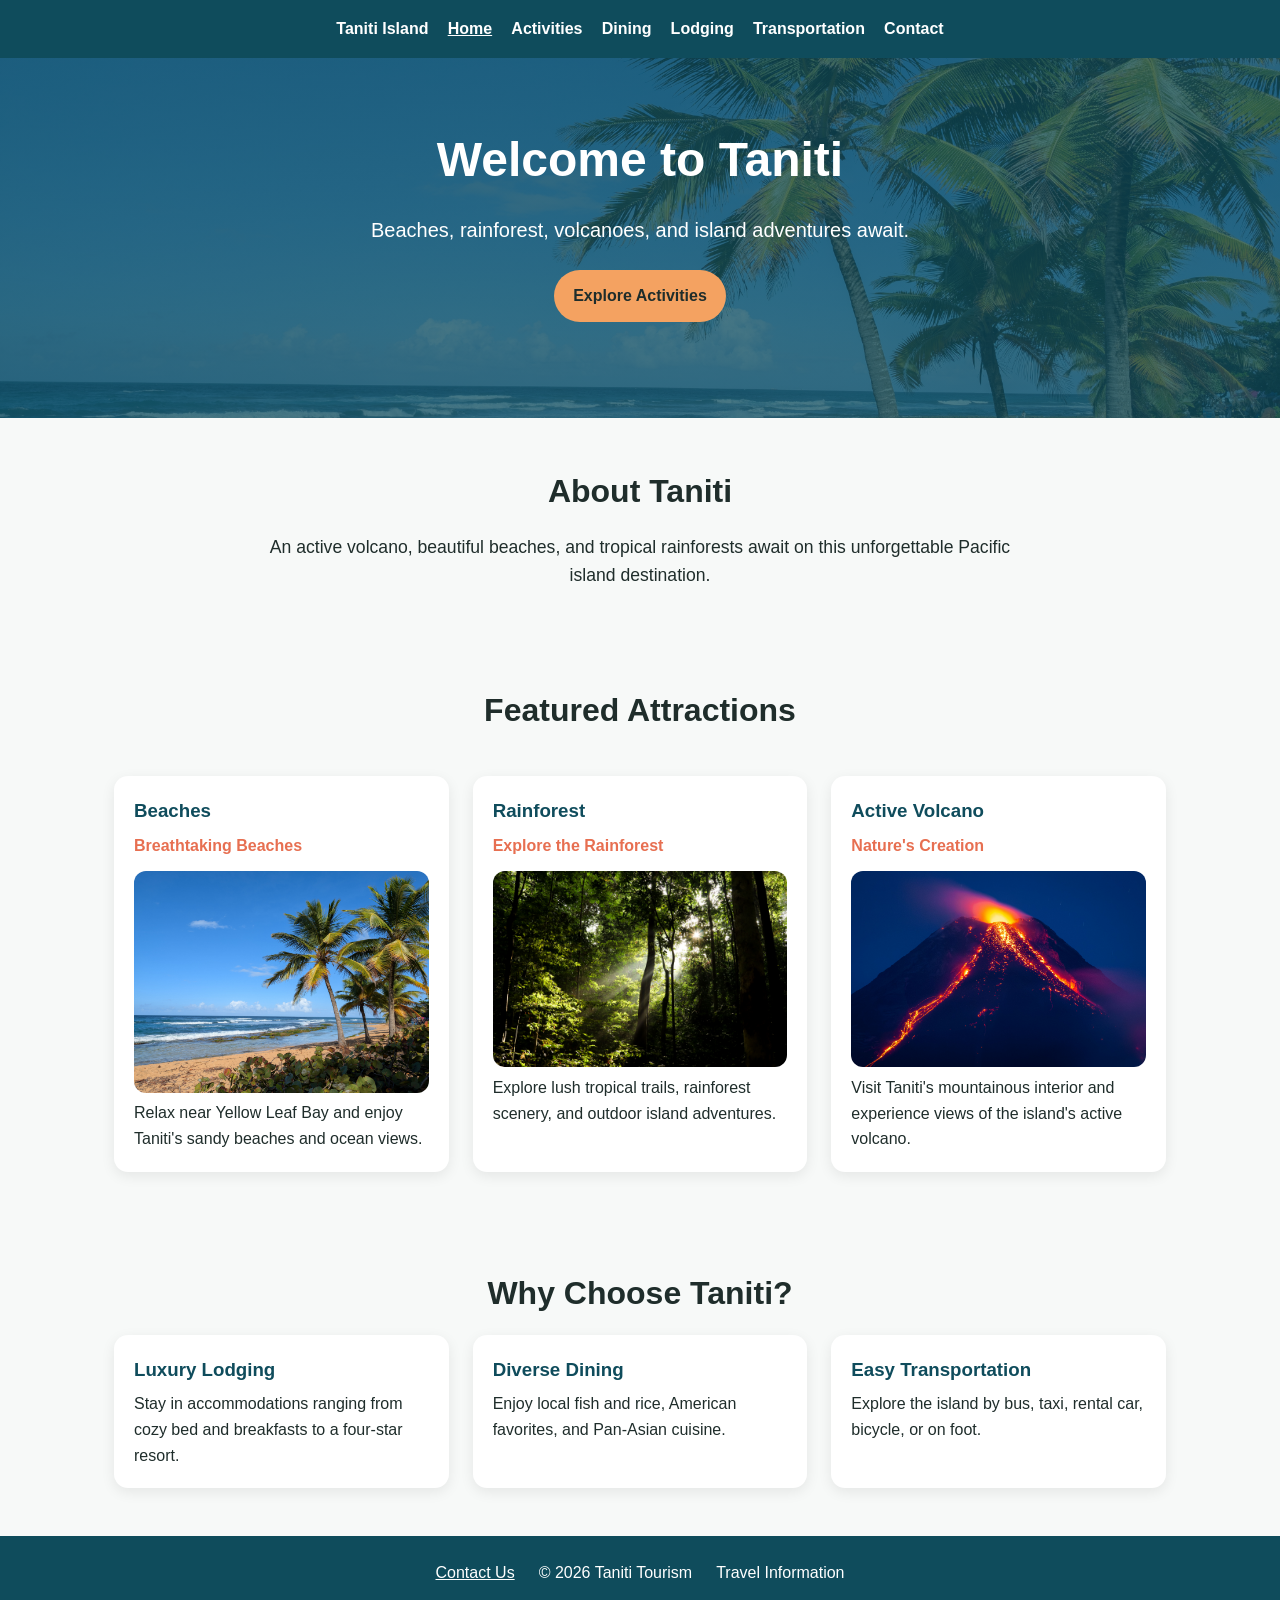
<file: index.html>
<!DOCTYPE html>
<html lang="en">
<head>
    <meta charset="UTF-8">
    <meta name="viewport" content="width=device-width, initial-scale=1.0">
    <link rel="stylesheet" href="style.css">
    <title>Home | Taniti Island</title>
</head>
<body>
    <header>
        <nav class="home-nav" aria-label="Main Navigation">
            <ul>
                <li><a href="index.html">Taniti Island</a></li>
                <li><a href="index.html" aria-current="page">Home</a></li>
                <li><a href="activities.html">Activities</a></li>
                <li><a href="dining.html">Dining</a></li>
                <li><a href="lodging.html">Lodging</a></li>
                <li><a href="transportation.html">Transportation</a></li>
                <li><a href="contact.html">Contact</a></li>
            </ul>
        </nav>
    </header>

    <main>
        <section class="hero">
            <div class="hero-container">
                <h1 class="hero-title">Welcome to Taniti</h1>
                <p class="hero-subtitle">Beaches, rainforest, volcanoes, and island adventures await.</p>
                <div class="hero-actions">
                    <a href="activities.html" class="button">Explore Activities</a>
                </div>
            </div>
        </section>

        <section class="about">
            <h2 class="about-title">About Taniti</h2>
            <p class="about-subtitle">
                An active volcano, beautiful beaches, and tropical rainforests await on this 
                unforgettable Pacific island destination. 
            </p>
        </section>

        <section class="attractions">
            <h2 class="section-title">Featured Attractions</h2>

            <div class="attraction-card">
                <h3>Beaches</h3>
                <h4>Breathtaking Beaches</h4>
                <a href="activities.html">
                    <img src="images/beaches.jpg" alt="Sandy beach in Taniti" width="500">
                </a>
                <p>Relax near Yellow Leaf Bay and enjoy Taniti's sandy beaches and ocean views.</p>
            </div>

            <div class="attraction-card">
                <h3>Rainforest</h3>
                <h4>Explore the Rainforest</h4>
                <a href="activities.html">
                    <img src="images/rainforest.jpg" alt="Tropical rainforest in Taniti" width="500">
                </a>
                <p>Explore lush tropical trails, rainforest scenery, and outdoor island adventures.</p>
            </div>

            <div class="attraction-card">
                <h3>Active Volcano</h3>
                <h4>Nature's Creation</h4>
                <a href="activities.html">
                    <img src="images/volcano.jpg" alt="Active volcano in Taniti" width="500">
                </a>
                <p>Visit Taniti's mountainous interior and experience views of the island's active volcano.</p>
            </div>
        </section>

        <section class="biggest-amenities">
            <h2 class="biggest-amenities-title">Why Choose Taniti?</h2>

            <div class="amenities-container">

                <div class="amenity-card">
                    <h3>Luxury Lodging</h3>
                    <p>
                        Stay in accommodations ranging from cozy bed and breakfasts
                        to a four-star resort.
                    </p>
                </div>

                <div class="amenity-card">
                    <h3>Diverse Dining</h3>
                    <p>
                        Enjoy local fish and rice, American favorites,
                        and Pan-Asian cuisine.
                    </p>
                </div>

                <div class="amenity-card">
                    <h3>Easy Transportation</h3>
                    <p>
                        Explore the island by bus, taxi, rental car,
                        bicycle, or on foot.
                    </p>
                </div>

            </div>
        </section>
    </main>

    <footer>
        <ul>
            <li><a href="contact.html">Contact Us</a></li>
            <li>© 2026 Taniti Tourism</li>
            <li>Travel Information</li>

        </ul>
    </footer>
</body>
</html>
</file>
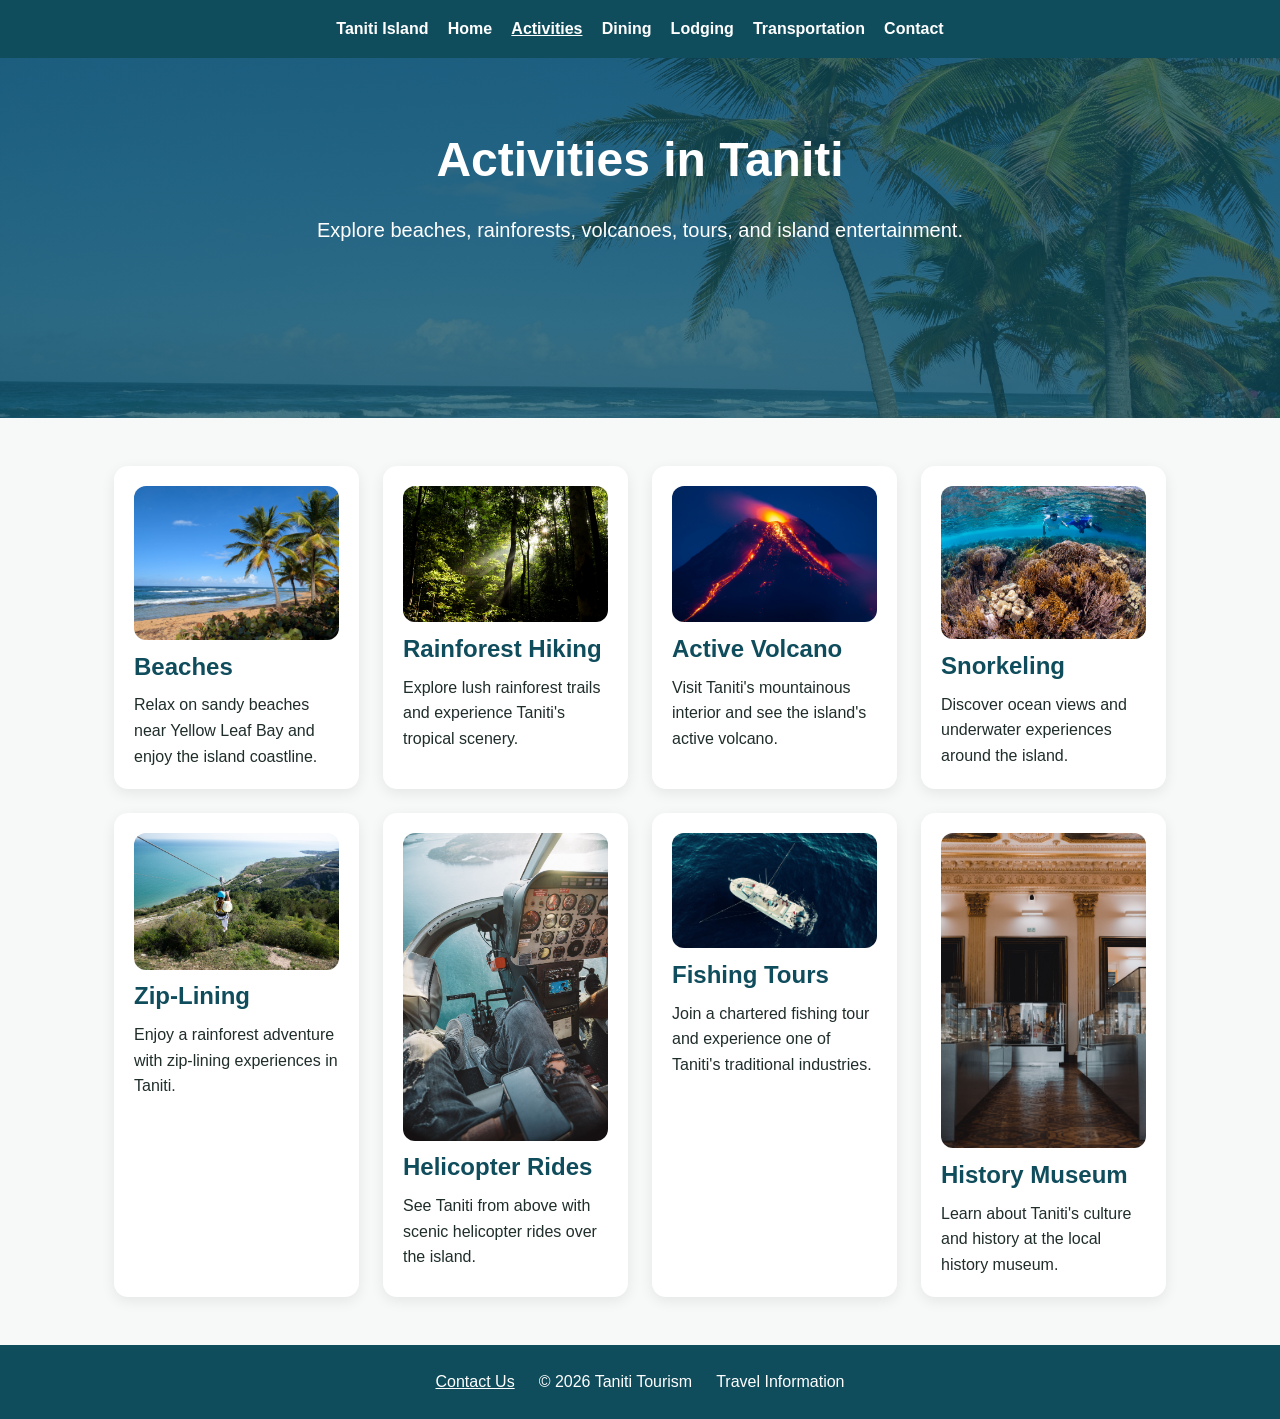
<file: activities.html>
<!DOCTYPE html>
<html lang="en">
<head>
    <meta charset="UTF-8">
    <meta name="viewport" content="width=device-width, initial-scale=1.0">
    <link rel="stylesheet" href="style.css">
    <title>Activities | Taniti Island</title>
</head>
<body>
    <header>
        <nav class="home-nav" aria-label="Main Navigation">
            <ul>
                <li><a href="index.html">Taniti Island</a></li>
                <li><a href="index.html">Home</a></li>
                <li><a href="activities.html" aria-current="page">Activities</a></li>
                <li><a href="dining.html">Dining</a></li>
                <li><a href="lodging.html">Lodging</a></li>
                <li><a href="transportation.html">Transportation</a></li>
                <li><a href="contact.html">Contact</a></li>
            </ul>
        </nav>
    </header>

    <main>
        <section class="page-hero">
            <h1>Activities in Taniti</h1>
            <p>Explore beaches, rainforests, volcanoes, tours, and island entertainment.</p>
        </section>

        <section class="activity-grid">
            <article class="activity-card">
                <img src="images/beaches.jpg" alt="Taniti beach" width="300">
                <h2>Beaches</h2>
                <p>Relax on sandy beaches near Yellow Leaf Bay and enjoy the island coastline.</p>
            </article>

            <article class="activity-card">
                <img src="images/rainforest.jpg" alt="Taniti rainforest" width="300">
                <h2>Rainforest Hiking</h2>
                <p>Explore lush rainforest trails and experience Taniti's tropical scenery.</p>
            </article>

            <article class="activity-card">
                <img src="images/volcano.jpg" alt="Taniti active volcano" width="300">
                <h2>Active Volcano</h2>
                <p>Visit Taniti's mountainous interior and see the island's active volcano.</p>
            </article>

            <article class="activity-card">
                <img src="images/snorkeling.jpg" alt="Snorkeling in Taniti" width="300">
                <h2>Snorkeling</h2>
                <p>Discover ocean views and underwater experiences around the island.</p>
            </article>

            <article class="activity-card">
                <img src="images/zipline.jpg" alt="Zip-lining in Taniti" width="300">
                <h2>Zip-Lining</h2>
                <p>Enjoy a rainforest adventure with zip-lining experiences in Taniti.</p>
            </article>

            <article class="activity-card">
                <img src="images/helicopter.jpg" alt="Helicopter tour in Taniti" width="300">
                <h2>Helicopter Rides</h2>
                <p>See Taniti from above with scenic helicopter rides over the island.</p>
            </article>

            <article class="activity-card">
                <img src="images/fishing.jpg" alt="Fishing tour in Taniti" width="300">
                <h2>Fishing Tours</h2>
                <p>Join a chartered fishing tour and experience one of Taniti's traditional industries.</p>
            </article>

            <article class="activity-card">
                <img src="images/museum.jpg" alt="Local history museum in Taniti" width="300">
                <h2>History Museum</h2>
                <p>Learn about Taniti's culture and history at the local history museum.</p>
            </article>
        </section>
    </main>

    <footer>
        <ul>
            <li><a href="contact.html">Contact Us</a></li>
            <li>© 2026 Taniti Tourism</li>
            <li>Travel Information</li>
        </ul>
    </footer>
</body>
</html>
</file>
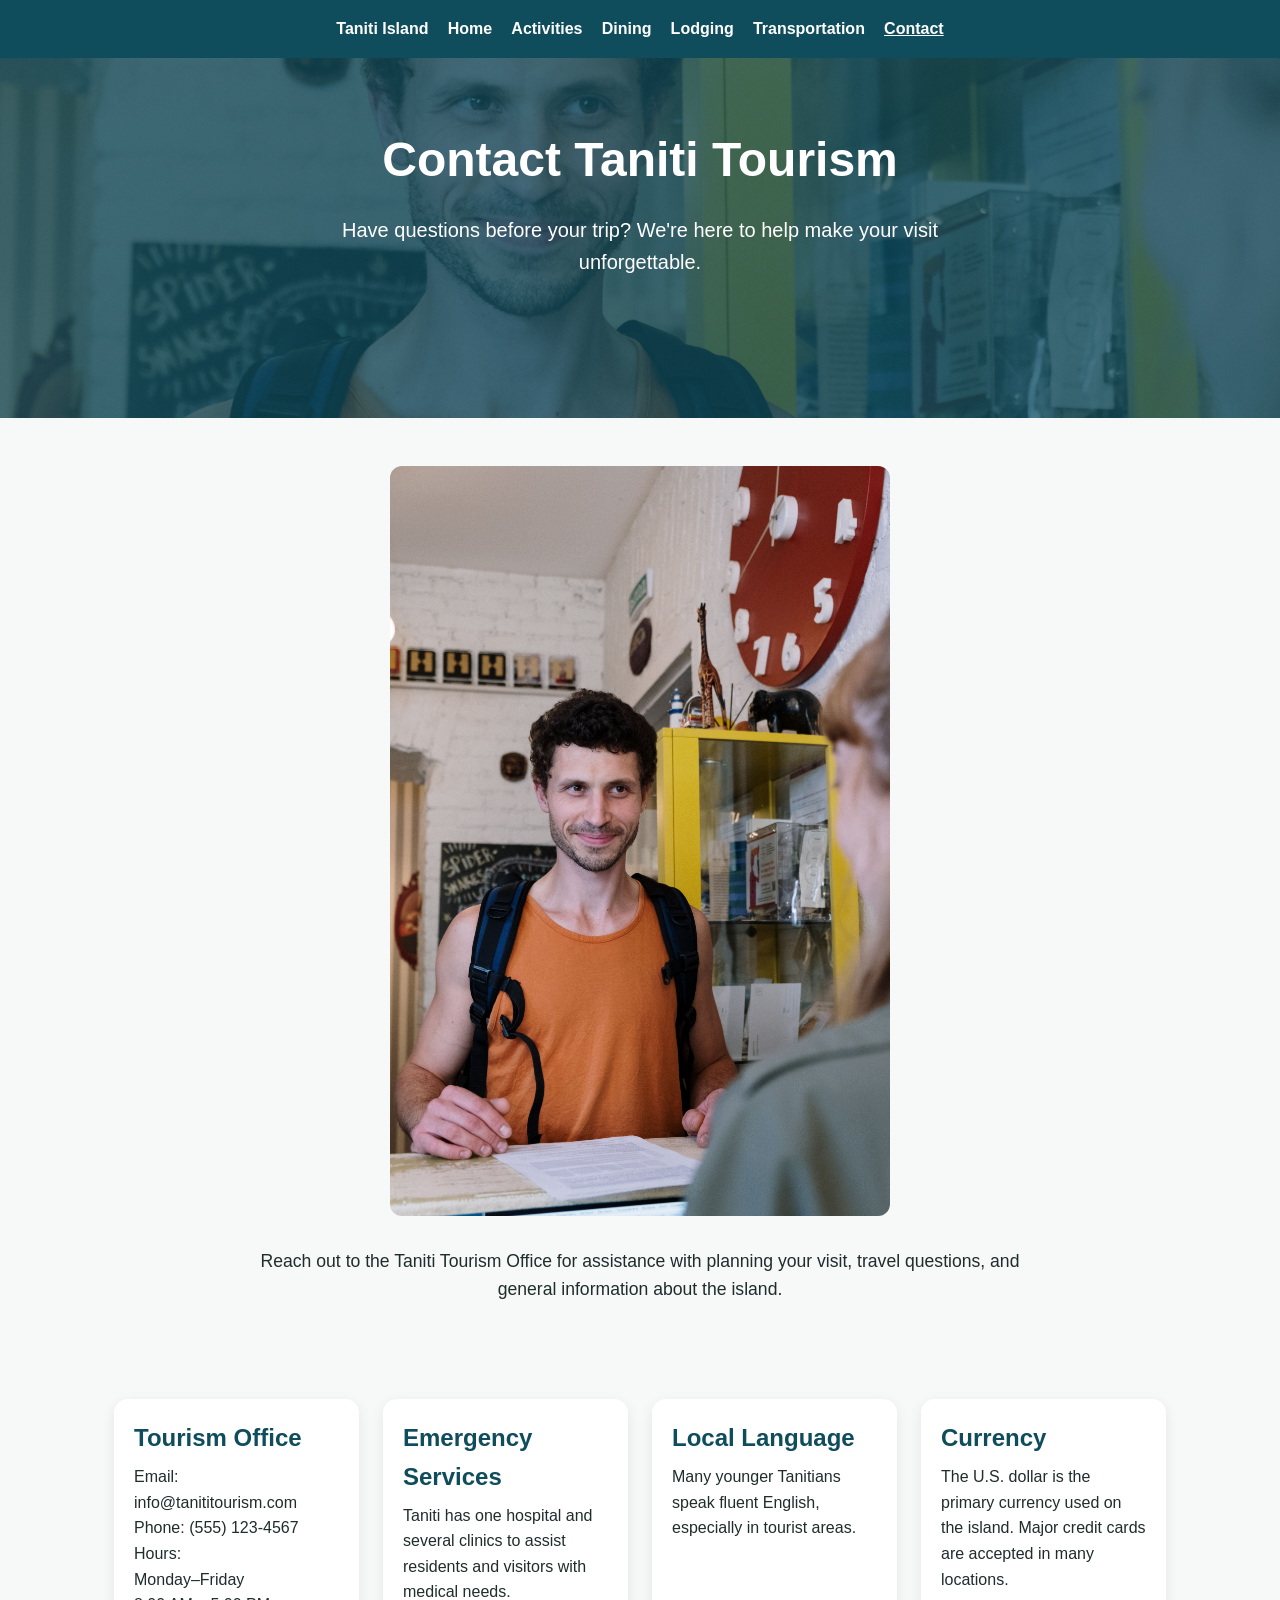
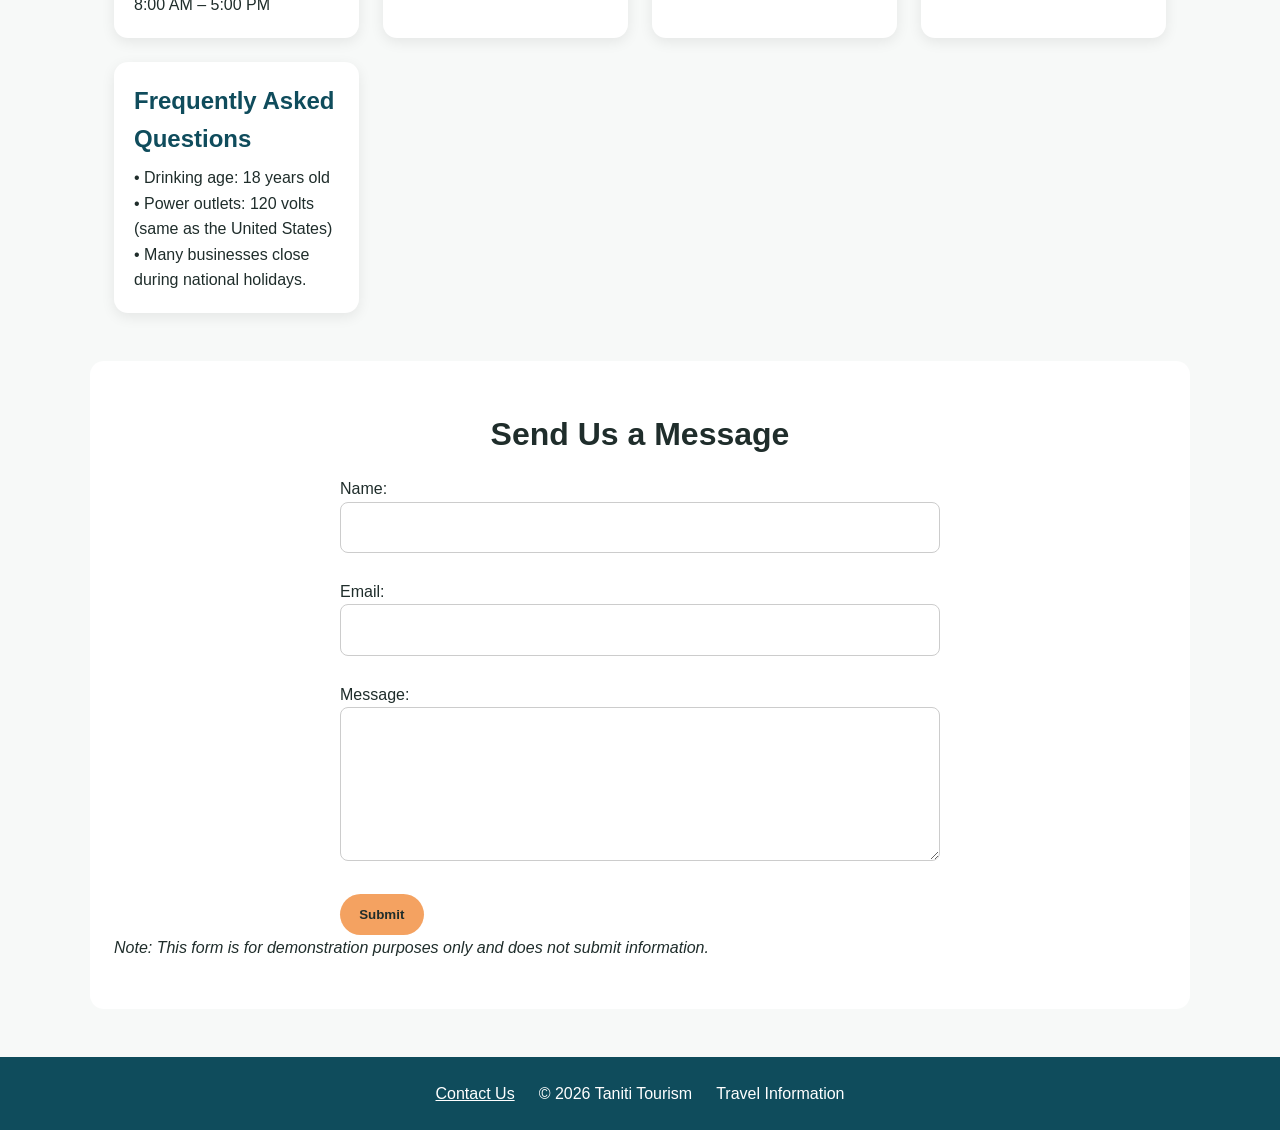
<file: contact.html>
<!DOCTYPE html>
<html lang="en">
<head>
    <meta charset="UTF-8">
    <meta name="viewport" content="width=device-width, initial-scale=1.0">
    <link rel="stylesheet" href="style.css">
    <title>Contact | Taniti Island</title>
</head>
<body>
    <header>
        <nav class="home-nav" aria-label="Main Navigation">
            <ul>
                <li><a href="index.html">Taniti Island</a></li>
                <li><a href="index.html">Home</a></li>
                <li><a href="activities.html">Activities</a></li>
                <li><a href="dining.html">Dining</a></li>
                <li><a href="lodging.html">Lodging</a></li>
                <li><a href="transportation.html">Transportation</a></li>
                <li><a href="contact.html" aria-current="page">Contact</a></li>
            </ul>
        </nav>
    </header>

    <main>
        <section class="page-hero contact-hero">
            <h1>Contact Taniti Tourism</h1>
            <p>
                Have questions before your trip? We're here to help make your visit unforgettable.
            </p>
        </section>

        <section class="page-intro">
            <img src="images/contact.jpg"
                 alt="Customer service representative assisting visitors"
                 width="500">

            <p>
                Reach out to the Taniti Tourism Office for assistance with planning your visit,
                travel questions, and general information about the island.
            </p>
        </section>

        <section class="info-grid">

            <article class="info-card">
                <h2>Tourism Office</h2>
                <p>Email: info@tanititourism.com</p>
                <p>Phone: (555) 123-4567</p>

                <p>
                    Hours:<br>
                    Monday–Friday<br>
                    8:00 AM – 5:00 PM
                </p>
            </article>

            <article class="info-card">
                <h2>Emergency Services</h2>
                <p>
                    Taniti has one hospital and several clinics to assist residents
                    and visitors with medical needs.
                </p>
            </article>

            <article class="info-card">
                <h2>Local Language</h2>
                <p>
                    Many younger Tanitians speak fluent English, especially in tourist areas.
                </p>
            </article>

            <article class="info-card">
                <h2>Currency</h2>
                <p>
                    The U.S. dollar is the primary currency used on the island.
                    Major credit cards are accepted in many locations.
                </p>
            </article>

            <article class="info-card">
                <h2>Frequently Asked Questions</h2>
                <p>
                    • Drinking age: 18 years old<br>
                    • Power outlets: 120 volts (same as the United States)<br>
                    • Many businesses close during national holidays.
                </p>
            </article>

        </section>

        <section class="contact-form">
            <h2>Send Us a Message</h2>

            <form>
                <label for="name">Name:</label><br>
                <input type="text" id="name" name="name"><br><br>

                <label for="email">Email:</label><br>
                <input type="email" id="email" name="email"><br><br>

                <label for="message">Message:</label><br>
                <textarea id="message" name="message" rows="5"></textarea><br><br>

                <button type="submit">Submit</button>
            </form>

            <p>
                <em>Note: This form is for demonstration purposes only and does not submit information.</em>
            </p>
        </section>

    </main>

    <footer>
        <ul>
            <li><a href="contact.html">Contact Us</a></li>
            <li>© 2026 Taniti Tourism</li>
            <li>Travel Information</li>
        </ul>
    </footer>
</body>
</html>
</file>
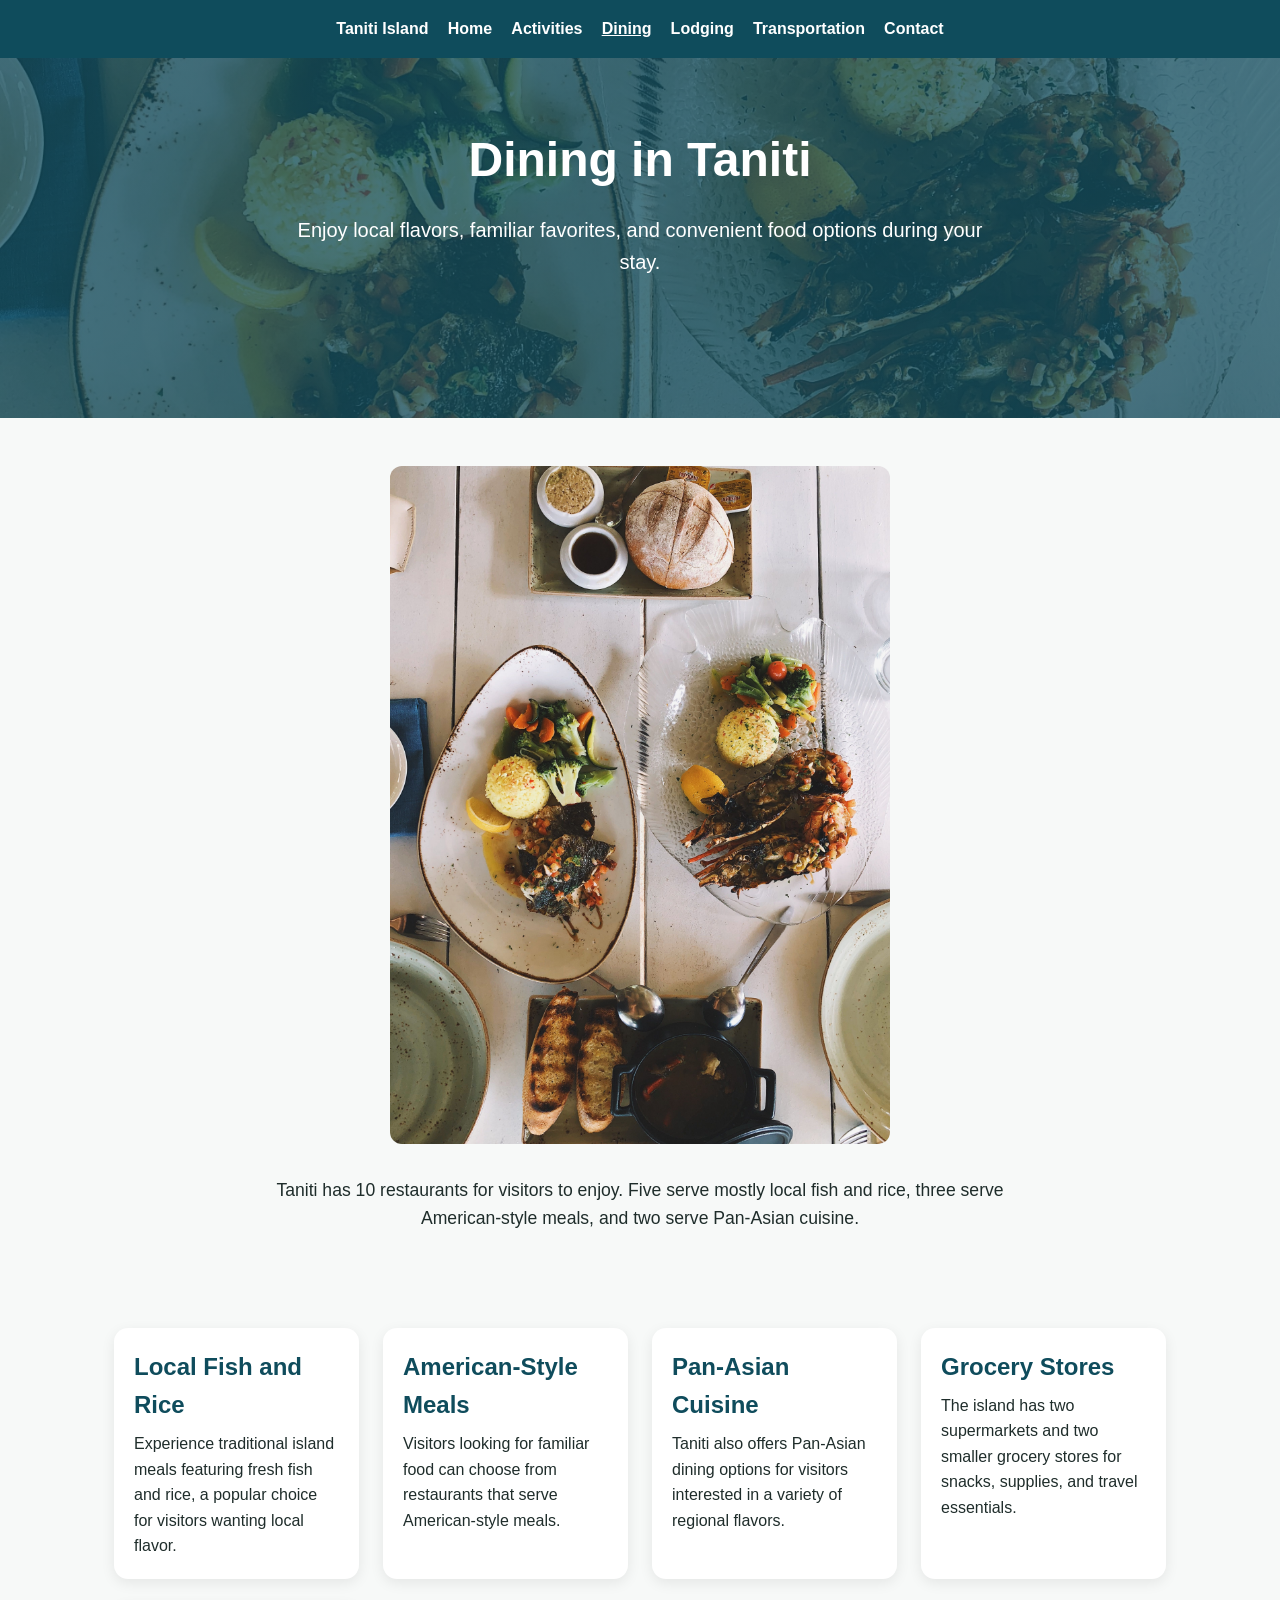
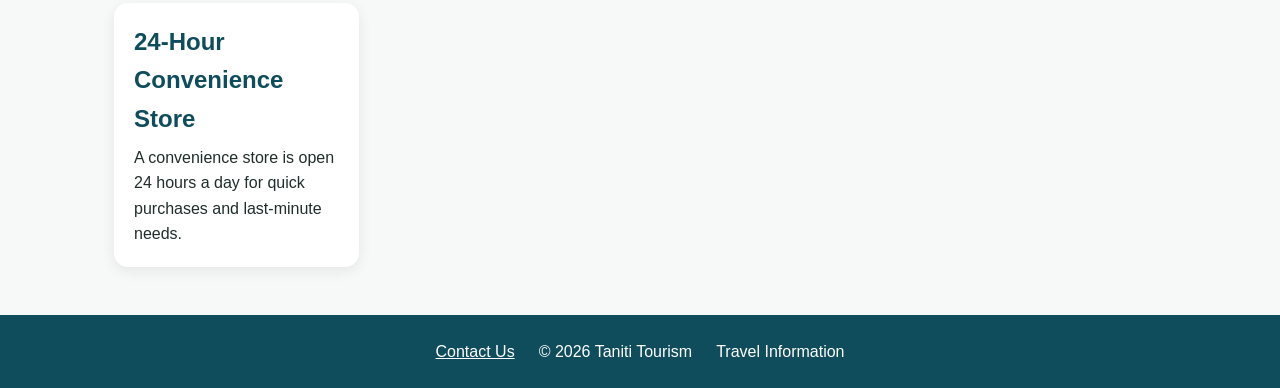
<file: dining.html>
<!DOCTYPE html>
<html lang="en">
<head>
    <meta charset="UTF-8">
    <meta name="viewport" content="width=device-width, initial-scale=1.0">
    <link rel="stylesheet" href="style.css">
    <title>Dining | Taniti Island</title>
</head>
<body>
    <header>
        <nav class="home-nav" aria-label="Main Navigation">
            <ul>
                <li><a href="index.html">Taniti Island</a></li>
                <li><a href="index.html">Home</a></li>
                <li><a href="activities.html">Activities</a></li>
                <li><a href="dining.html" aria-current="page">Dining</a></li>
                <li><a href="lodging.html">Lodging</a></li>
                <li><a href="transportation.html">Transportation</a></li>
                <li><a href="contact.html">Contact</a></li>
            </ul>
        </nav>
    </header>

    <main>
        <section class="page-hero dining-hero">
            <h1>Dining in Taniti</h1>
            <p>Enjoy local flavors, familiar favorites, and convenient food options during your stay.</p>
        </section>

        <section class="page-intro">
            <img src="images/dining.jpg" alt="Dining table with island food" width="500">
            <p>
                Taniti has 10 restaurants for visitors to enjoy. Five serve mostly local fish and rice,
                three serve American-style meals, and two serve Pan-Asian cuisine.
            </p>
        </section>

        <section class="info-grid">
            <article class="info-card">
                <h2>Local Fish and Rice</h2>
                <p>
                    Experience traditional island meals featuring fresh fish and rice,
                    a popular choice for visitors wanting local flavor.
                </p>
            </article>

            <article class="info-card">
                <h2>American-Style Meals</h2>
                <p>
                    Visitors looking for familiar food can choose from restaurants
                    that serve American-style meals.
                </p>
            </article>

            <article class="info-card">
                <h2>Pan-Asian Cuisine</h2>
                <p>
                    Taniti also offers Pan-Asian dining options for visitors interested
                    in a variety of regional flavors.
                </p>
            </article>

            <article class="info-card">
                <h2>Grocery Stores</h2>
                <p>
                    The island has two supermarkets and two smaller grocery stores
                    for snacks, supplies, and travel essentials.
                </p>
            </article>

            <article class="info-card">
                <h2>24-Hour Convenience Store</h2>
                <p>
                    A convenience store is open 24 hours a day for quick purchases
                    and last-minute needs.
                </p>
            </article>
        </section>
    </main>

    <footer>
        <ul>
            <li><a href="contact.html">Contact Us</a></li>
            <li>© 2026 Taniti Tourism</li>
            <li>Travel Information</li>
        </ul>
    </footer>
</body>
</html>
</file>
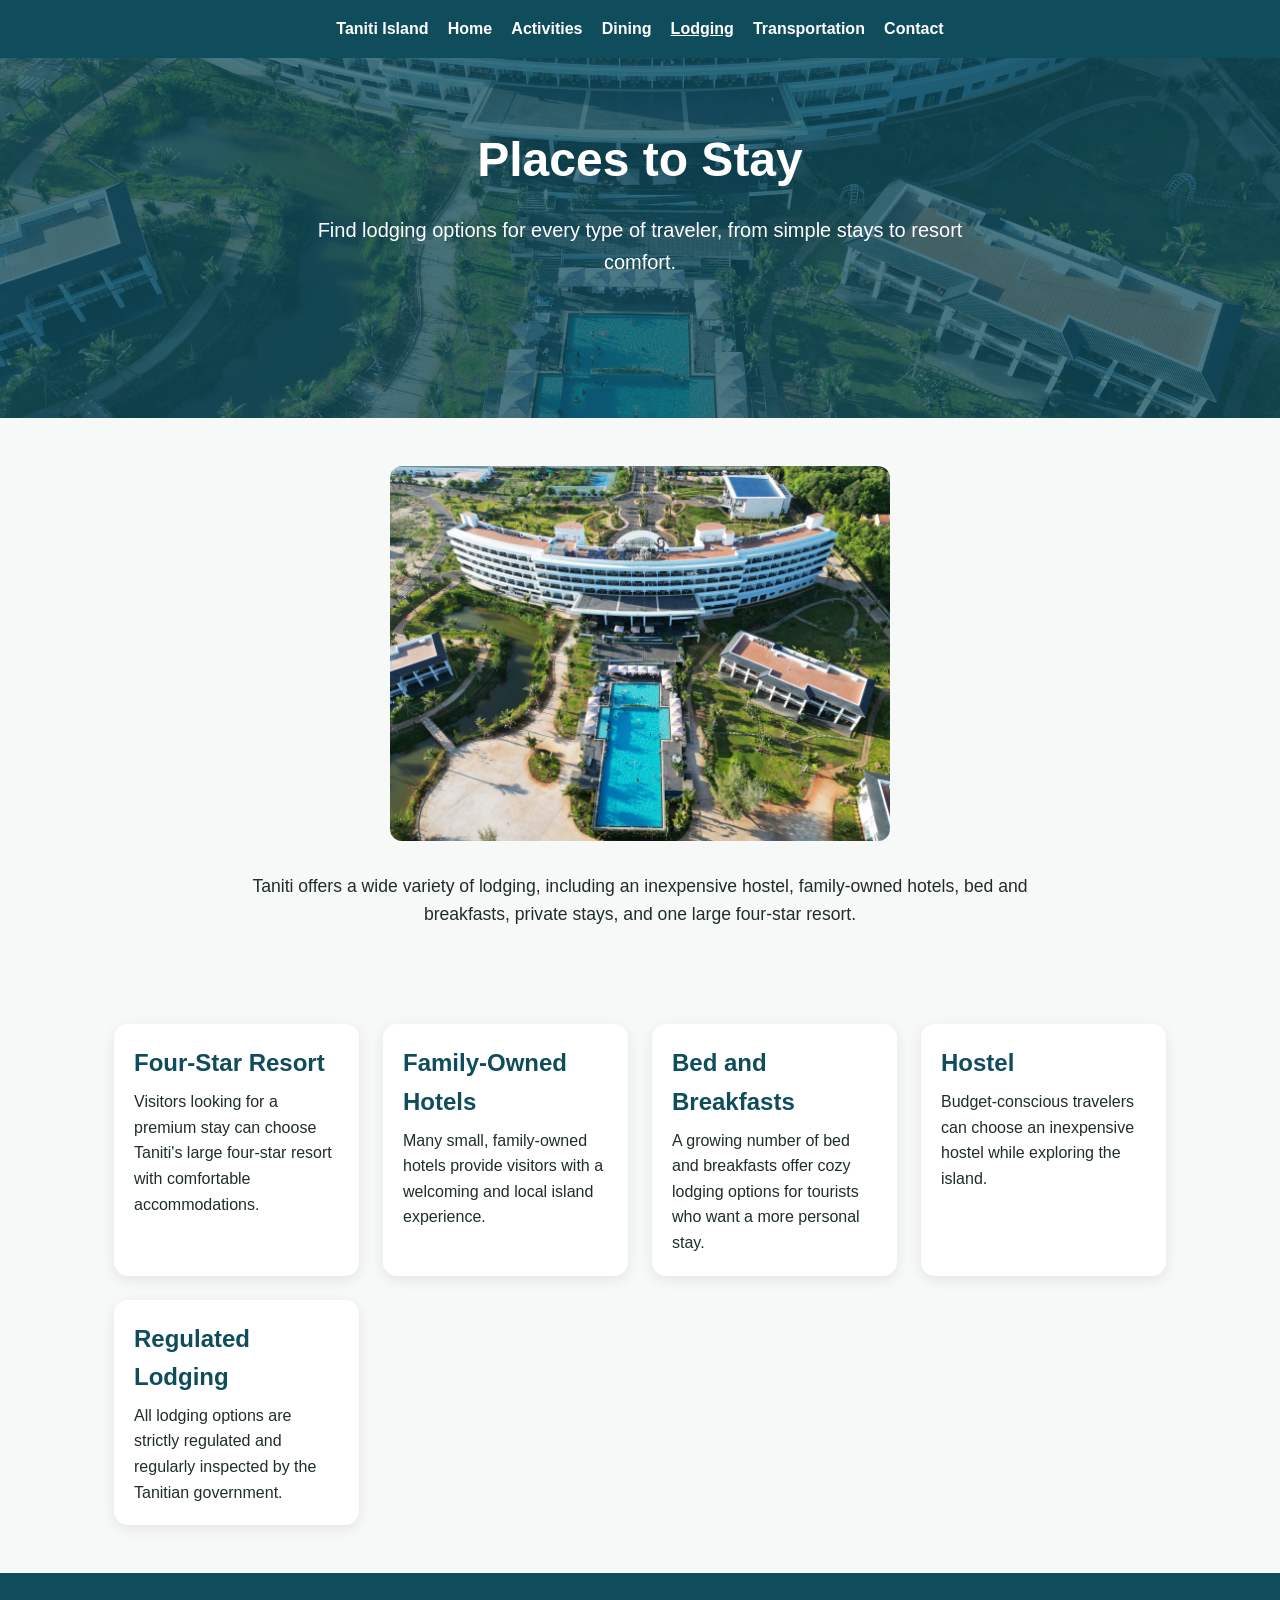
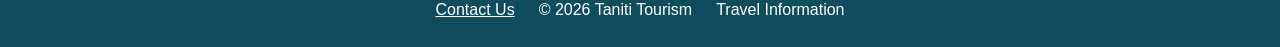
<file: lodging.html>
<!DOCTYPE html>
<html lang="en">
<head>
    <meta charset="UTF-8">
    <meta name="viewport" content="width=device-width, initial-scale=1.0">
    <link rel="stylesheet" href="style.css">
    <title>Lodging | Taniti Island</title>
</head>
<body>
    <header>
        <nav class="home-nav" aria-label="Main Navigation">
            <ul>
                <li><a href="index.html">Taniti Island</a></li>
                <li><a href="index.html">Home</a></li>
                <li><a href="activities.html">Activities</a></li>
                <li><a href="dining.html">Dining</a></li>
                <li><a href="lodging.html" aria-current="page">Lodging</a></li>
                <li><a href="transportation.html">Transportation</a></li>
                <li><a href="contact.html">Contact</a></li>
            </ul>
        </nav>
    </header>

    <main>
        <section class="page-hero lodging-hero">
            <h1>Places to Stay</h1>
            <p>Find lodging options for every type of traveler, from simple stays to resort comfort.</p>
        </section>

        <section class="page-intro">
            <img src="images/lodging.jpg" alt="Comfortable lodging in Taniti" width="500">
            <p>
                Taniti offers a wide variety of lodging, including an inexpensive hostel,
                family-owned hotels, bed and breakfasts, private stays, and one large four-star resort.
            </p>
        </section>

        <section class="info-grid">
            <article class="info-card">
                <h2>Four-Star Resort</h2>
                <p>
                    Visitors looking for a premium stay can choose Taniti's large four-star resort
                    with comfortable accommodations.
                </p>
            </article>

            <article class="info-card">
                <h2>Family-Owned Hotels</h2>
                <p>
                    Many small, family-owned hotels provide visitors with a welcoming and local
                    island experience.
                </p>
            </article>

            <article class="info-card">
                <h2>Bed and Breakfasts</h2>
                <p>
                    A growing number of bed and breakfasts offer cozy lodging options
                    for tourists who want a more personal stay.
                </p>
            </article>

            <article class="info-card">
                <h2>Hostel</h2>
                <p>
                    Budget-conscious travelers can choose an inexpensive hostel while exploring
                    the island.
                </p>
            </article>

            <article class="info-card">
                <h2>Regulated Lodging</h2>
                <p>
                    All lodging options are strictly regulated and regularly inspected
                    by the Tanitian government.
                </p>
            </article>
        </section>
    </main>

    <footer>
        <ul>
            <li><a href="contact.html">Contact Us</a></li>
            <li>© 2026 Taniti Tourism</li>
            <li>Travel Information</li>
        </ul>
    </footer>
</body>
</html>
</file>
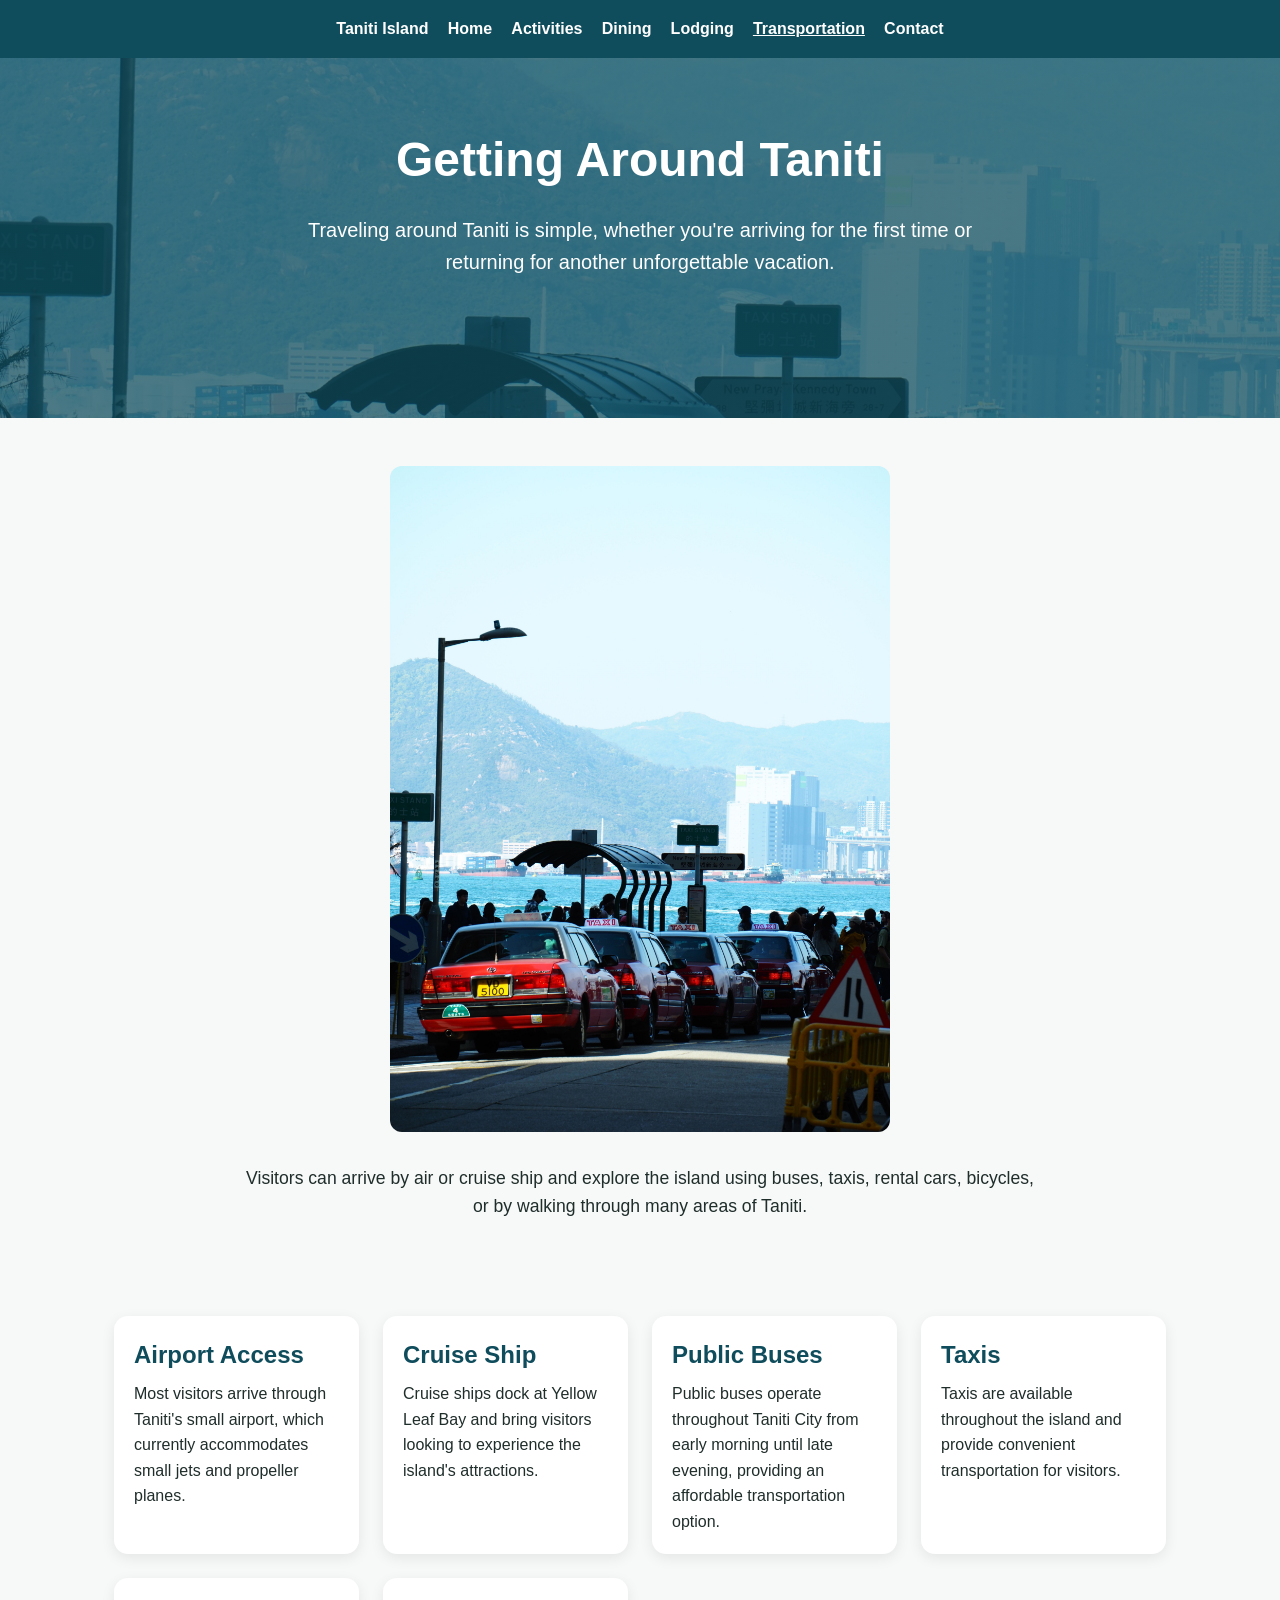
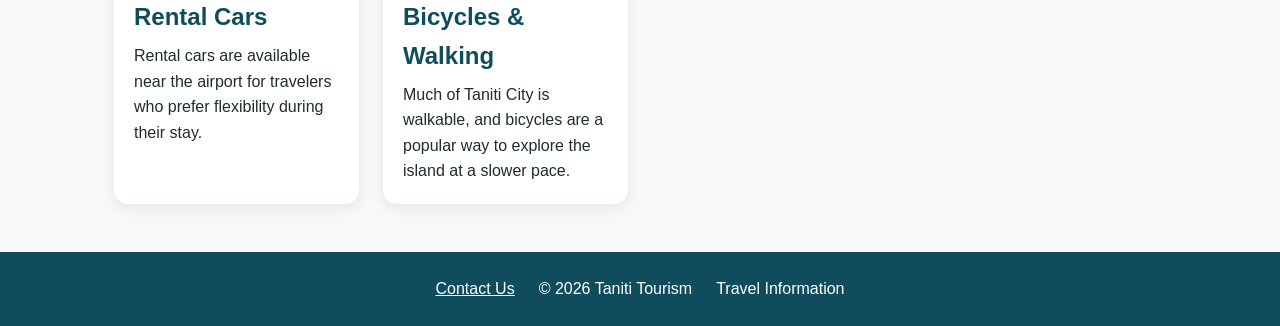
<file: transportation.html>
<!DOCTYPE html>
<html lang="en">
<head>
    <meta charset="UTF-8">
    <meta name="viewport" content="width=device-width, initial-scale=1.0">
    <link rel="stylesheet" href="style.css">
    <title>Transportation | Taniti Island</title>
</head>
<body>
    <header>
        <nav class="home-nav" aria-label="Main Navigation">
            <ul>
                <li><a href="index.html">Taniti Island</a></li>
                <li><a href="index.html">Home</a></li>
                <li><a href="activities.html">Activities</a></li>
                <li><a href="dining.html">Dining</a></li>
                <li><a href="lodging.html">Lodging</a></li>
                <li><a href="transportation.html" aria-current="page">Transportation</a></li>
                <li><a href="contact.html">Contact</a></li>
            </ul>
        </nav>
    </header>

    <main>
        <section class="page-hero transportation-hero">
            <h1>Getting Around Taniti</h1>
            <p>
                Traveling around Taniti is simple, whether you're arriving for the first
                time or returning for another unforgettable vacation.
            </p>
        </section>

        <section class="page-intro">
            <img src="images/transportation.jpg"
                 alt="Transportation options in Taniti"
                 width="500">

            <p>
                Visitors can arrive by air or cruise ship and explore the island using
                buses, taxis, rental cars, bicycles, or by walking through many areas
                of Taniti.
            </p>
        </section>

        <section class="info-grid">

            <article class="info-card">
                <h2>Airport Access</h2>
                <p>
                    Most visitors arrive through Taniti's small airport, which currently
                    accommodates small jets and propeller planes.
                </p>
            </article>

            <article class="info-card">
                <h2>Cruise Ship</h2>
                <p>
                    Cruise ships dock at Yellow Leaf Bay and bring visitors looking to
                    experience the island's attractions.
                </p>
            </article>

            <article class="info-card">
                <h2>Public Buses</h2>
                <p>
                    Public buses operate throughout Taniti City from early morning until
                    late evening, providing an affordable transportation option.
                </p>
            </article>

            <article class="info-card">
                <h2>Taxis</h2>
                <p>
                    Taxis are available throughout the island and provide convenient
                    transportation for visitors.
                </p>
            </article>

            <article class="info-card">
                <h2>Rental Cars</h2>
                <p>
                    Rental cars are available near the airport for travelers who prefer
                    flexibility during their stay.
                </p>
            </article>

            <article class="info-card">
                <h2>Bicycles & Walking</h2>
                <p>
                    Much of Taniti City is walkable, and bicycles are a popular way to
                    explore the island at a slower pace.
                </p>
            </article>

        </section>
    </main>

    <footer>
        <ul>
            <li><a href="contact.html">Contact Us</a></li>
            <li>© 2026 Taniti Tourism</li>
            <li>Travel Information</li>
        </ul>
    </footer>
</body>
</html>
</file>
<file: style.css>
/* p {
    color: RED;
} */

* {
    box-sizing: border-box;
    margin: 0;
    padding: 0;
}

body {
    font-family: Arial, Helvetica, sans-serif;
    line-height: 1.6;
    background-color: #f7f9f8;
    color: #1f2d2b;
}

img {
    max-width: 100%;
    height: auto;
    border-radius: 12px;
}

.home-nav {
    background-color: #0f4c5c;
    padding: 1rem;
}

.home-nav ul {
    list-style: none;
    display: flex;
    justify-content: center;
    align-items: center;
    gap: 1.2rem;
    flex-wrap: wrap;
}

.home-nav a {
    color: white;
    text-decoration: none;
    font-weight: bold;
}

.home-nav a:hover,
.home-nav a[aria-current="page"] {
    text-decoration: underline;
}

.hero,
.page-hero {
    min-height: 360px;
    padding: 4rem 1.5rem;
    text-align: center;
    background: linear-gradient(rgba(15, 76, 92, 0.75), rgba(15, 76, 92, 0.75)),
                url("images/beaches.jpg") center/cover no-repeat;
    color: white;
}

.hero-title,
.page-hero h1 {
    font-size: 3rem;
    margin-bottom: 1rem;
}

.hero-subtitle,
.page-hero p {
    font-size: 1.25rem;
    max-width: 700px;
    margin: 0 auto 1.5rem;
}

.button,
button {
    display: inline-block;
    background-color: #f4a261;
    color: #1f2d2b;
    padding: 0.8rem 1.2rem;
    border-radius: 999px;
    text-decoration: none;
    font-weight: bold;
    border: none;
    cursor: pointer;
}

.button:hover,
button:hover {
    background-color: #e76f51;
    color: white;
}

.about,
.attractions,
.biggest-amenities,
.page-intro,
.activity-grid,
.info-grid,
.contact-form {
    max-width: 1100px;
    margin: 0 auto;
    padding: 3rem 1.5rem;
}

.about {
    text-align: center;
}

.about-title,
.section-title,
.biggest-amenities-title,
.contact-form h2 {
    text-align: center;
    font-size: 2rem;
    margin-bottom: 1rem;
}

.about-subtitle {
    max-width: 750px;
    margin: 0 auto;
    font-size: 1.1rem;
}

.attractions,
.amenities-container,
.activity-grid,
.info-grid {
    display: grid;
    gap: 1.5rem;
}

.attractions {
    grid-template-columns: repeat(auto-fit, minmax(260px, 1fr));
}

.attractions .section-title {
    grid-column: 1 / -1;
}

.attraction-card,
.amenity-card,
.activity-card,
.info-card {
    background-color: white;
    padding: 1.25rem;
    border-radius: 14px;
    box-shadow: 0 4px 14px rgba(0, 0, 0, 0.08);
}

.attraction-card h3,
.amenity-card h3,
.activity-card h2,
.info-card h2 {
    color: #0f4c5c;
    margin-bottom: 0.4rem;
}

.attraction-card h4 {
    color: #e76f51;
    margin-bottom: 0.8rem;
}

.amenities-container,
.activity-grid,
.info-grid {
    grid-template-columns: repeat(auto-fit, minmax(240px, 1fr));
}

.page-intro {
    text-align: center;
}

.page-intro p {
    max-width: 800px;
    margin: 1.5rem auto 0;
    font-size: 1.1rem;
}

.dining-hero {
    background-image: linear-gradient(rgba(15, 76, 92, 0.75), rgba(15, 76, 92, 0.75)),
                      url("images/dining.jpg");
}

.lodging-hero {
    background-image: linear-gradient(rgba(15, 76, 92, 0.75), rgba(15, 76, 92, 0.75)),
                      url("images/lodging.jpg");
}

.transportation-hero {
    background-image: linear-gradient(rgba(15, 76, 92, 0.75), rgba(15, 76, 92, 0.75)),
                      url("images/transportation.jpg");
}

.contact-hero {
    background-image: linear-gradient(rgba(15, 76, 92, 0.75), rgba(15, 76, 92, 0.75)),
                      url("images/contact.jpg");
}

.contact-form {
    background-color: white;
    border-radius: 14px;
    margin-bottom: 3rem;
}

.contact-form form {
    max-width: 600px;
    margin: 0 auto;
}

input,
textarea {
    width: 100%;
    padding: 0.75rem;
    border: 1px solid #ccc;
    border-radius: 8px;
    font: inherit;
}

footer {
    background-color: #0f4c5c;
    color: white;
    padding: 1.5rem;
    text-align: center;
}

footer ul {
    list-style: none;
    display: flex;
    justify-content: center;
    gap: 1.5rem;
    flex-wrap: wrap;
}

footer a {
    color: white;
}

@media (max-width: 700px) {
    .hero-title,
    .page-hero h1 {
        font-size: 2.2rem;
    }

    .home-nav ul {
        flex-direction: column;
        gap: 0.6rem;
    }
}
</file>
